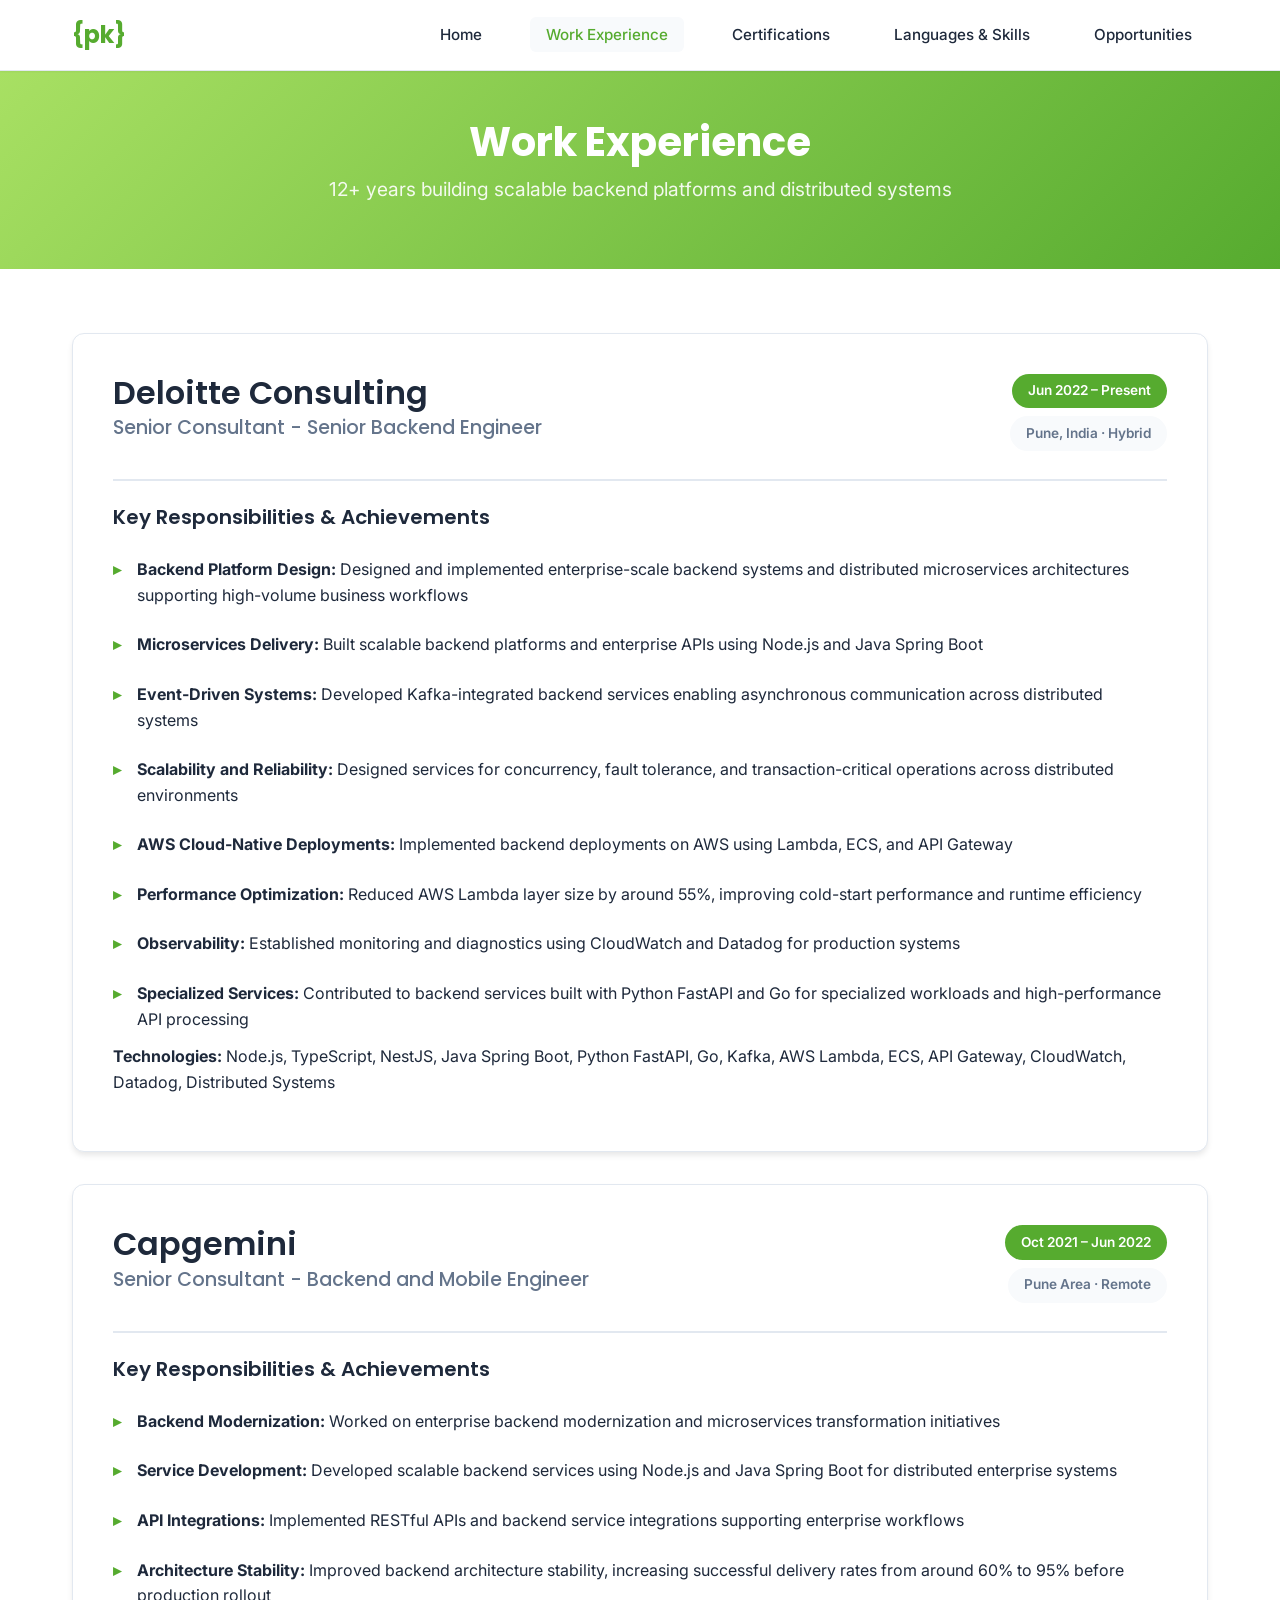
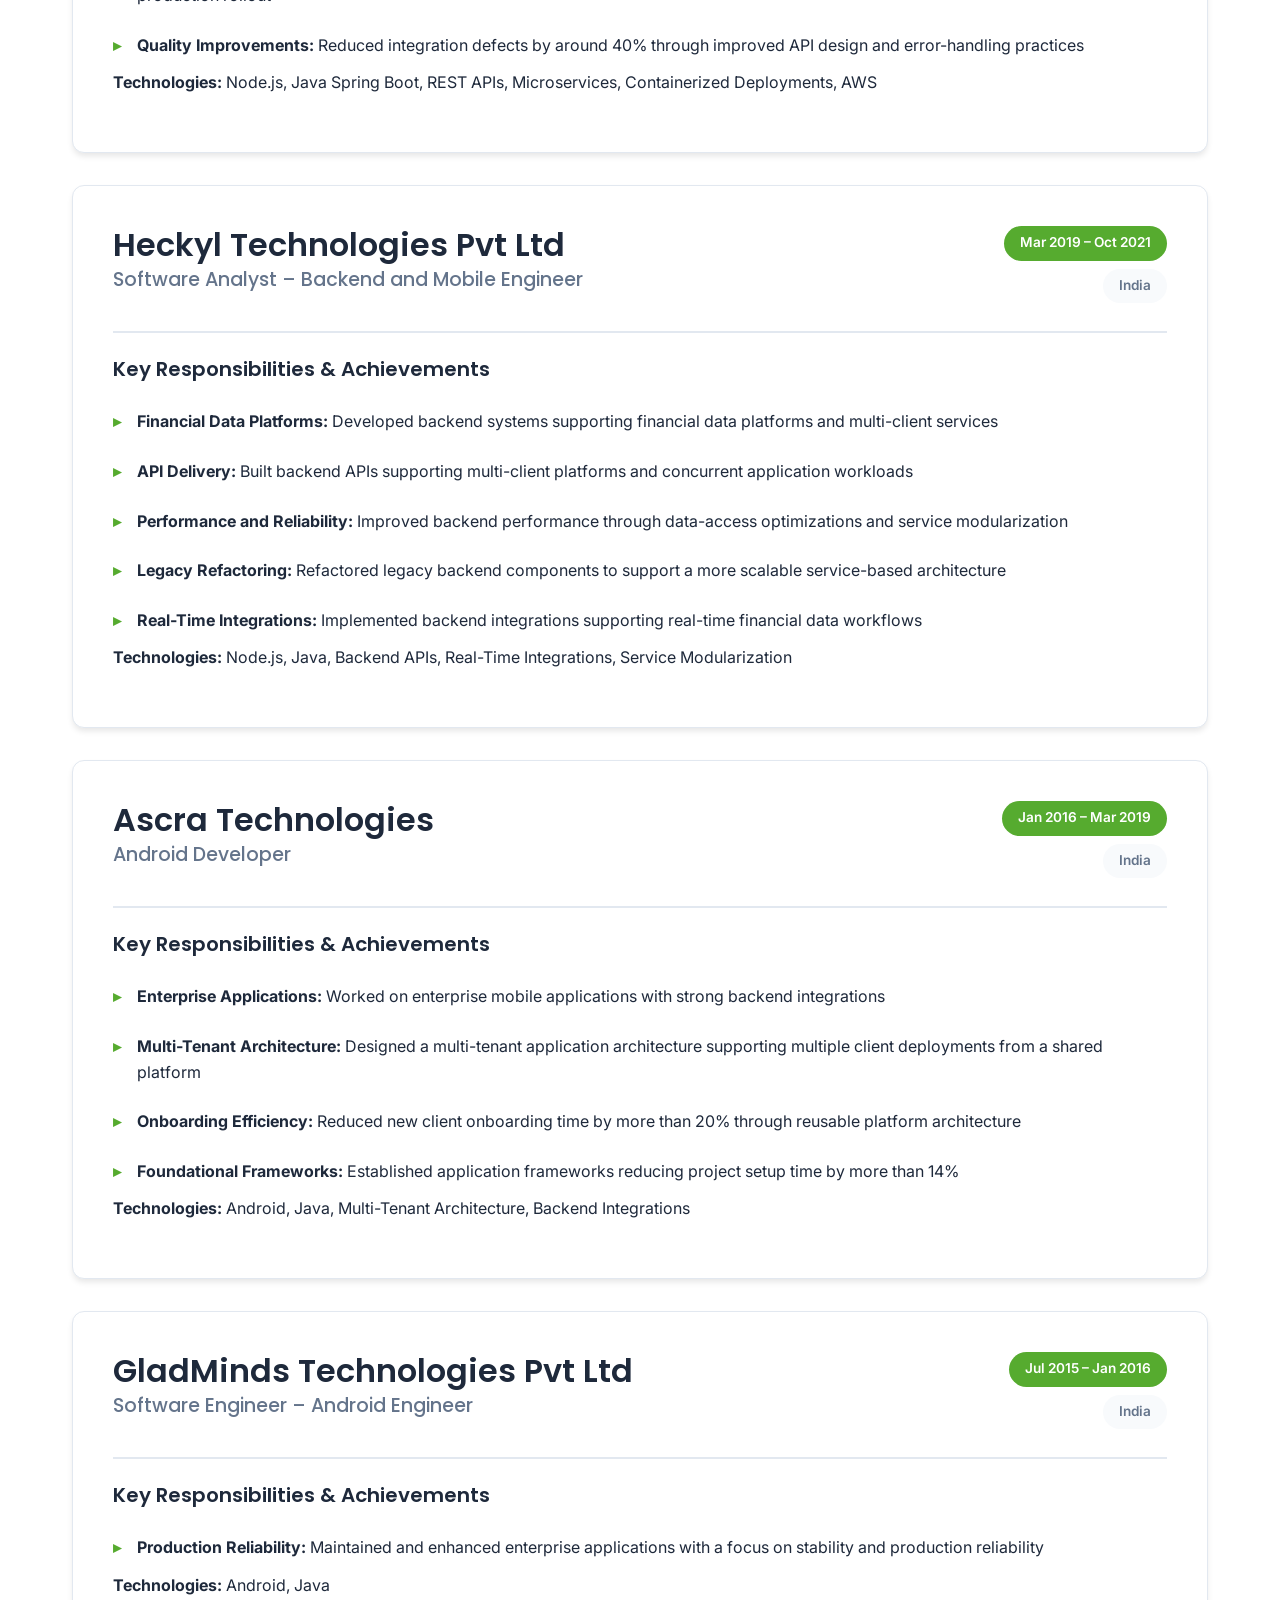
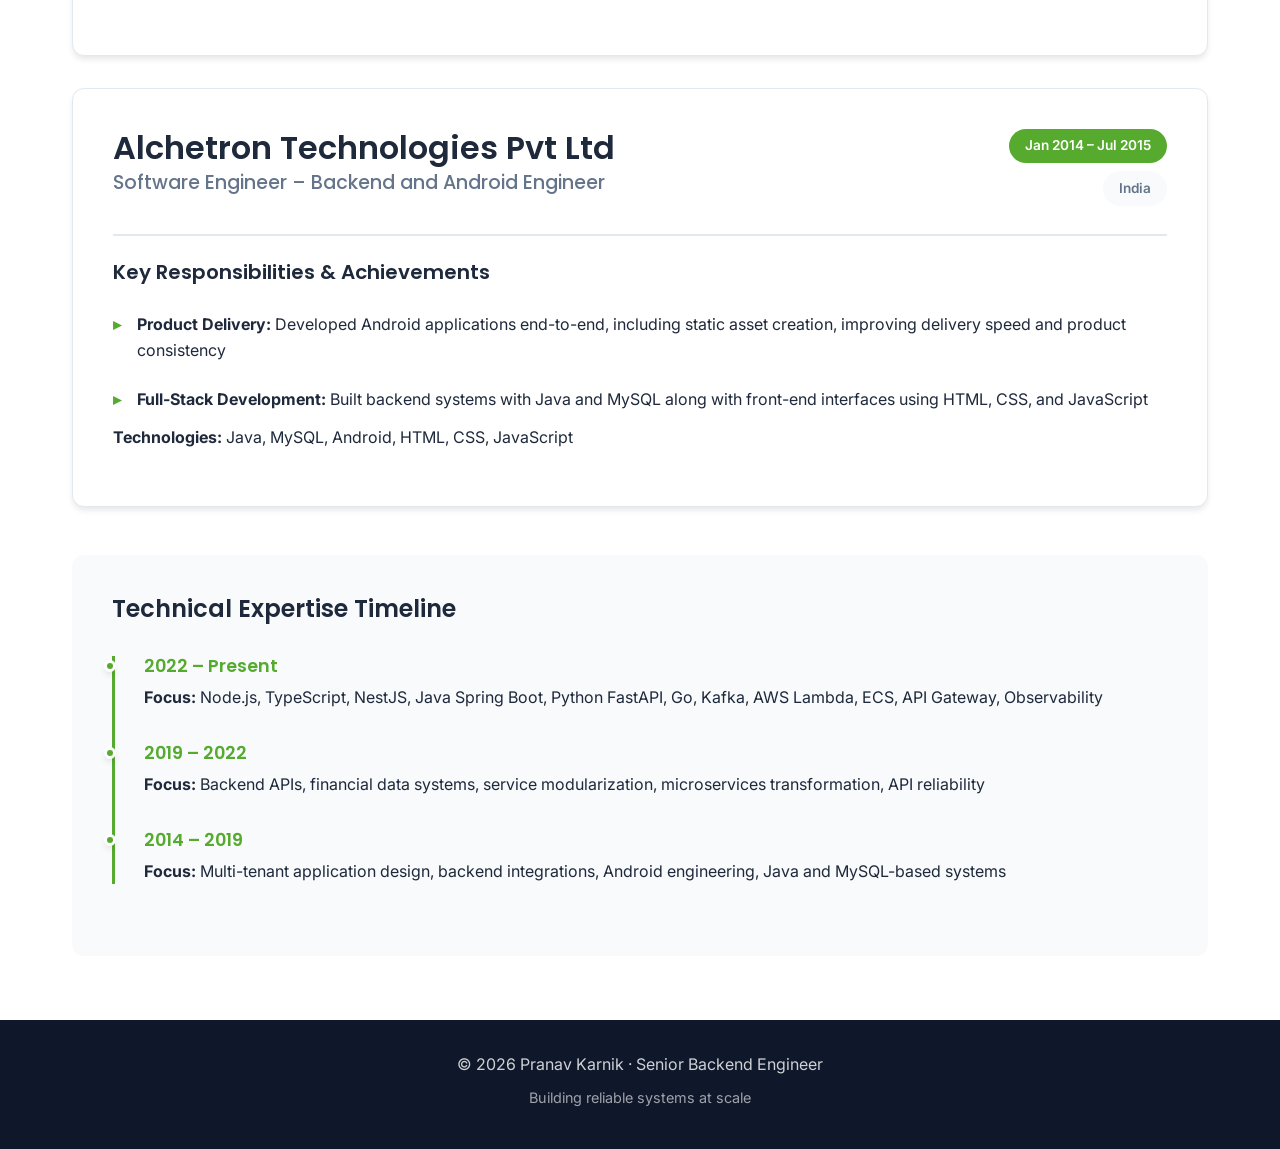
<file: pages/experience.html>
<!DOCTYPE html>
<html lang="en">
<head>
  <meta charset="UTF-8" />
  <meta name="viewport" content="width=device-width, initial-scale=1" />
  <title>Work Experience | Pranav Karnik | Senior Backend Engineer</title>
  <link rel="stylesheet" href="../css/styles.css" />
  <link rel="preconnect" href="https://fonts.googleapis.com">
  <link rel="preconnect" href="https://fonts.gstatic.com" crossorigin>
  <link href="https://fonts.googleapis.com/css2?family=Inter:wght@300;400;500;600;700&family=Poppins:wght@600;700&display=swap" rel="stylesheet">
</head>
<body>

<nav id="site-nav" class="navbar"></nav>
<div id="page-content"></div>
<footer id="site-footer"></footer>

<script src="../js/script.js"></script>
<script src="../js/experience.js"></script>
</body>
</html>
</file>
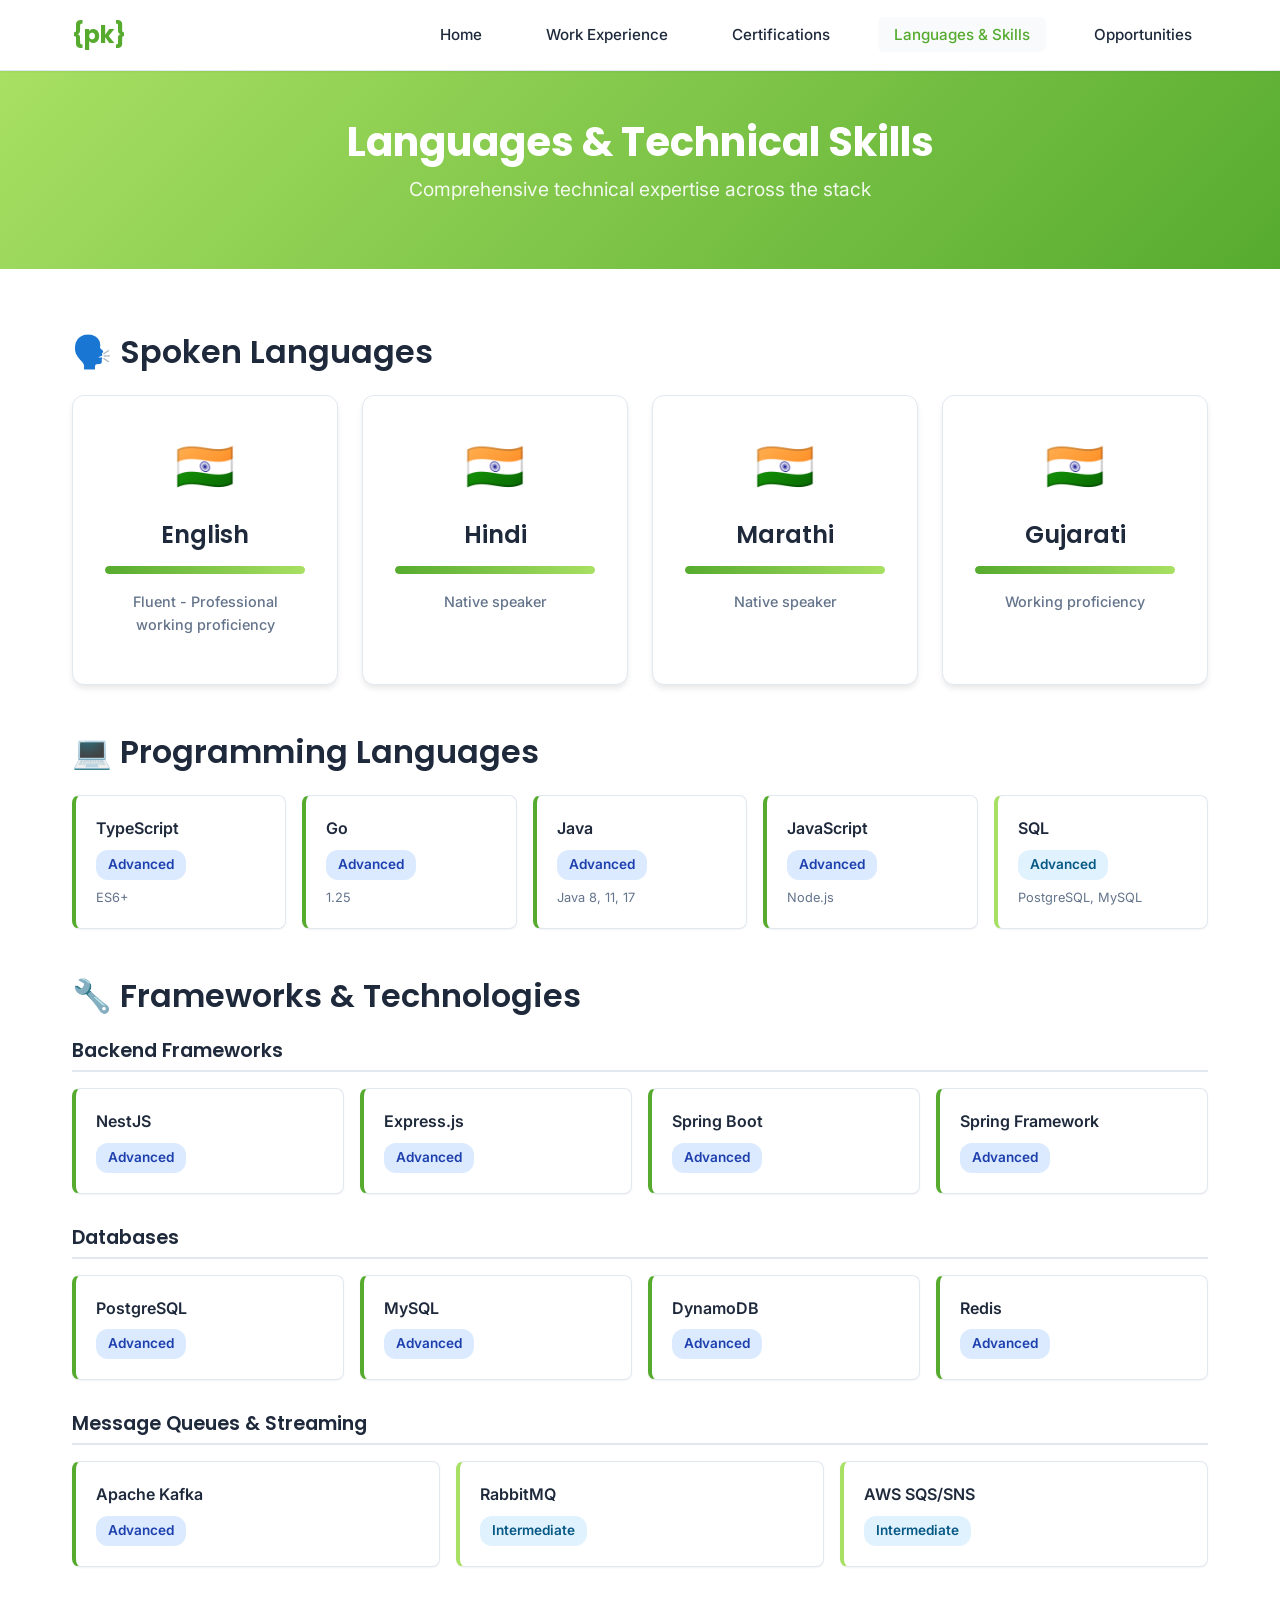
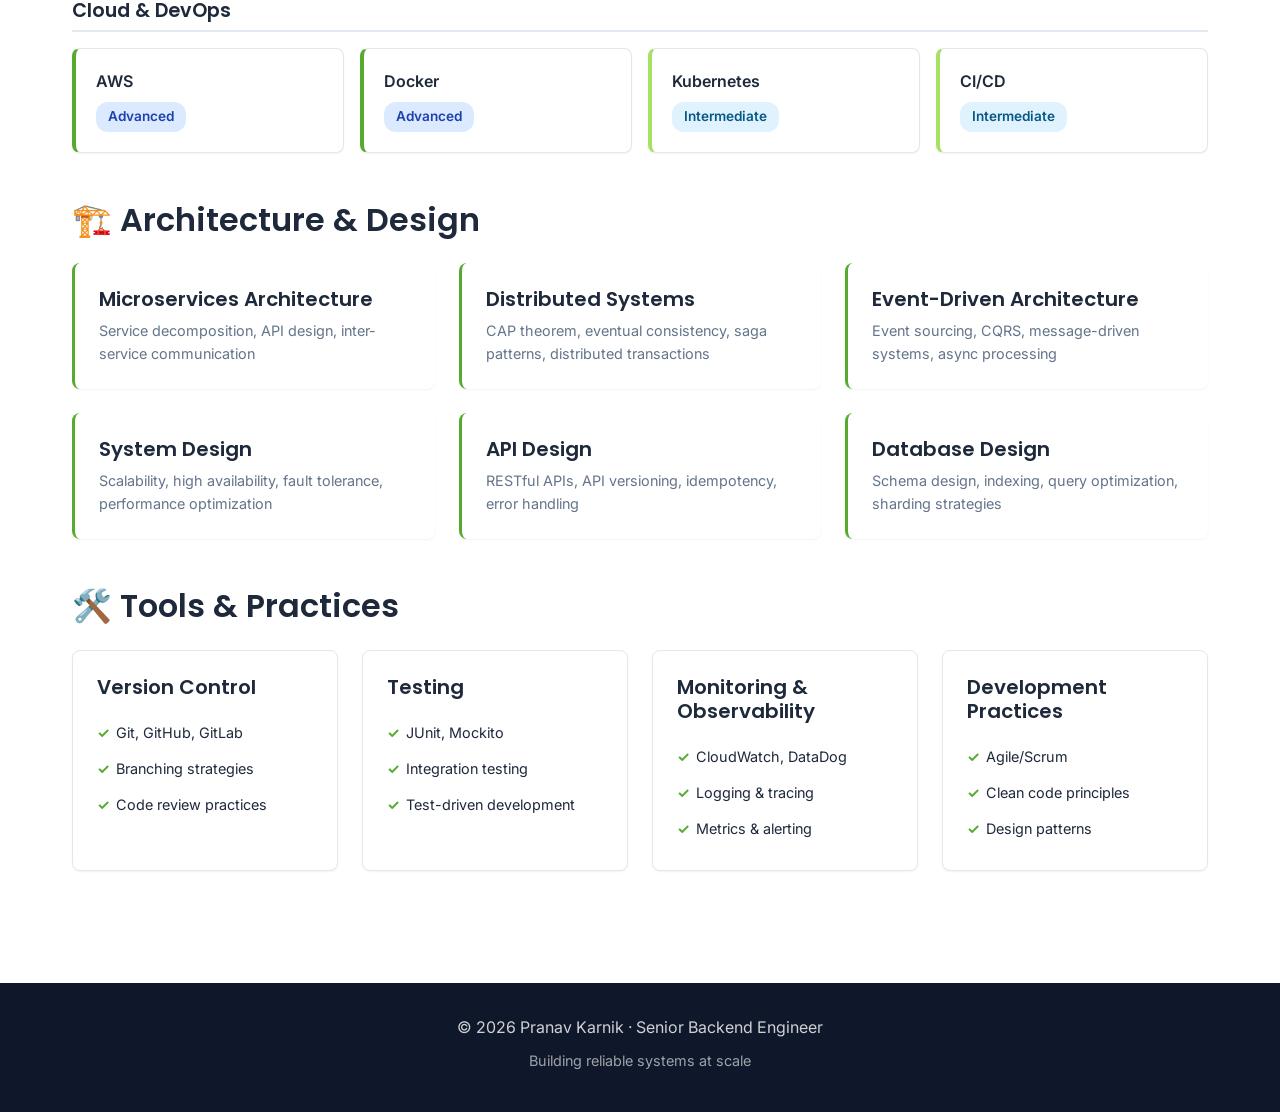
<file: pages/languages.html>
<!DOCTYPE html>
<html lang="en">
<head>
  <meta charset="UTF-8" />
  <meta name="viewport" content="width=device-width, initial-scale=1" />
  <title>Languages & Skills | Pranav Karnik</title>
  <link rel="stylesheet" href="../css/styles.css" />
  <link rel="preconnect" href="https://fonts.googleapis.com">
  <link rel="preconnect" href="https://fonts.gstatic.com" crossorigin>
  <link href="https://fonts.googleapis.com/css2?family=Inter:wght@300;400;500;600;700&family=Poppins:wght@600;700&display=swap" rel="stylesheet">
</head>
<body>

<nav id="site-nav" class="navbar"></nav>
<div id="page-content"></div>
<footer id="site-footer"></footer>

<script src="../js/script.js"></script>
<script src="../js/languages.js"></script>
</body>
</html>
</file>
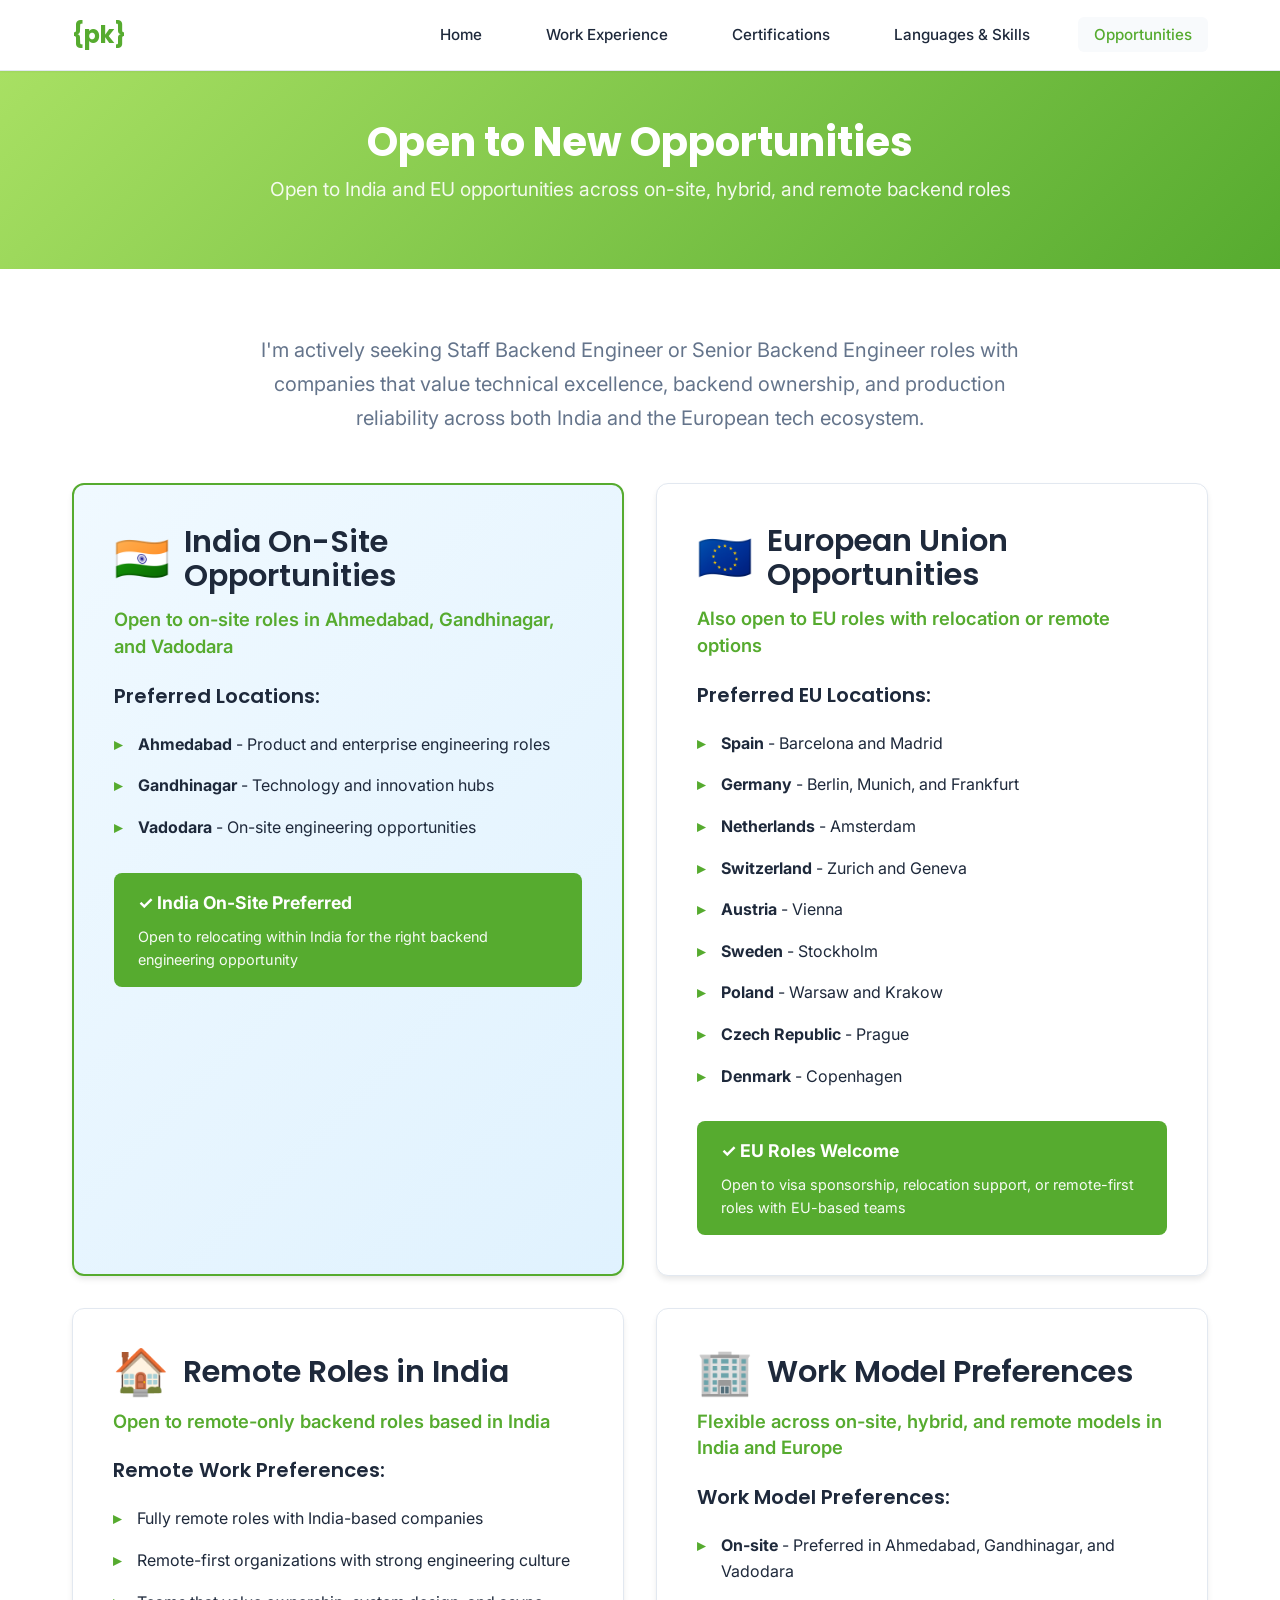
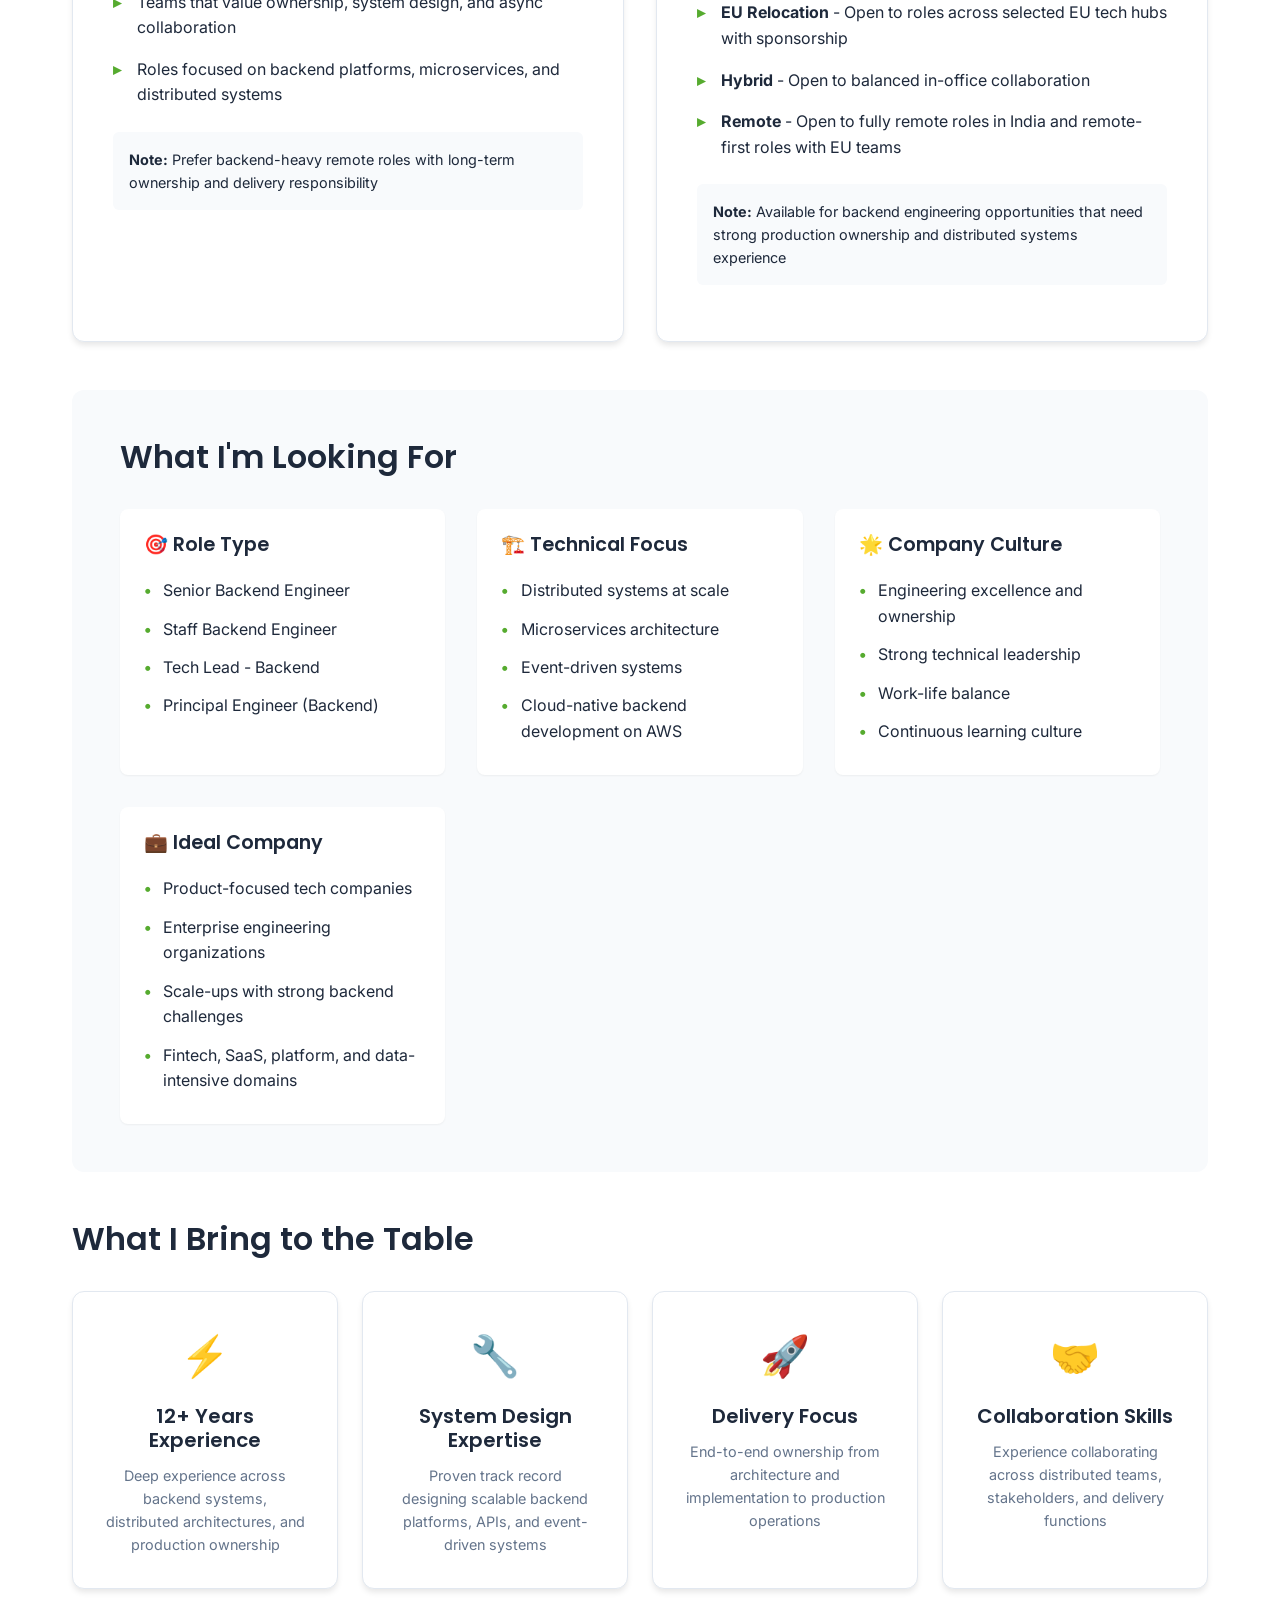
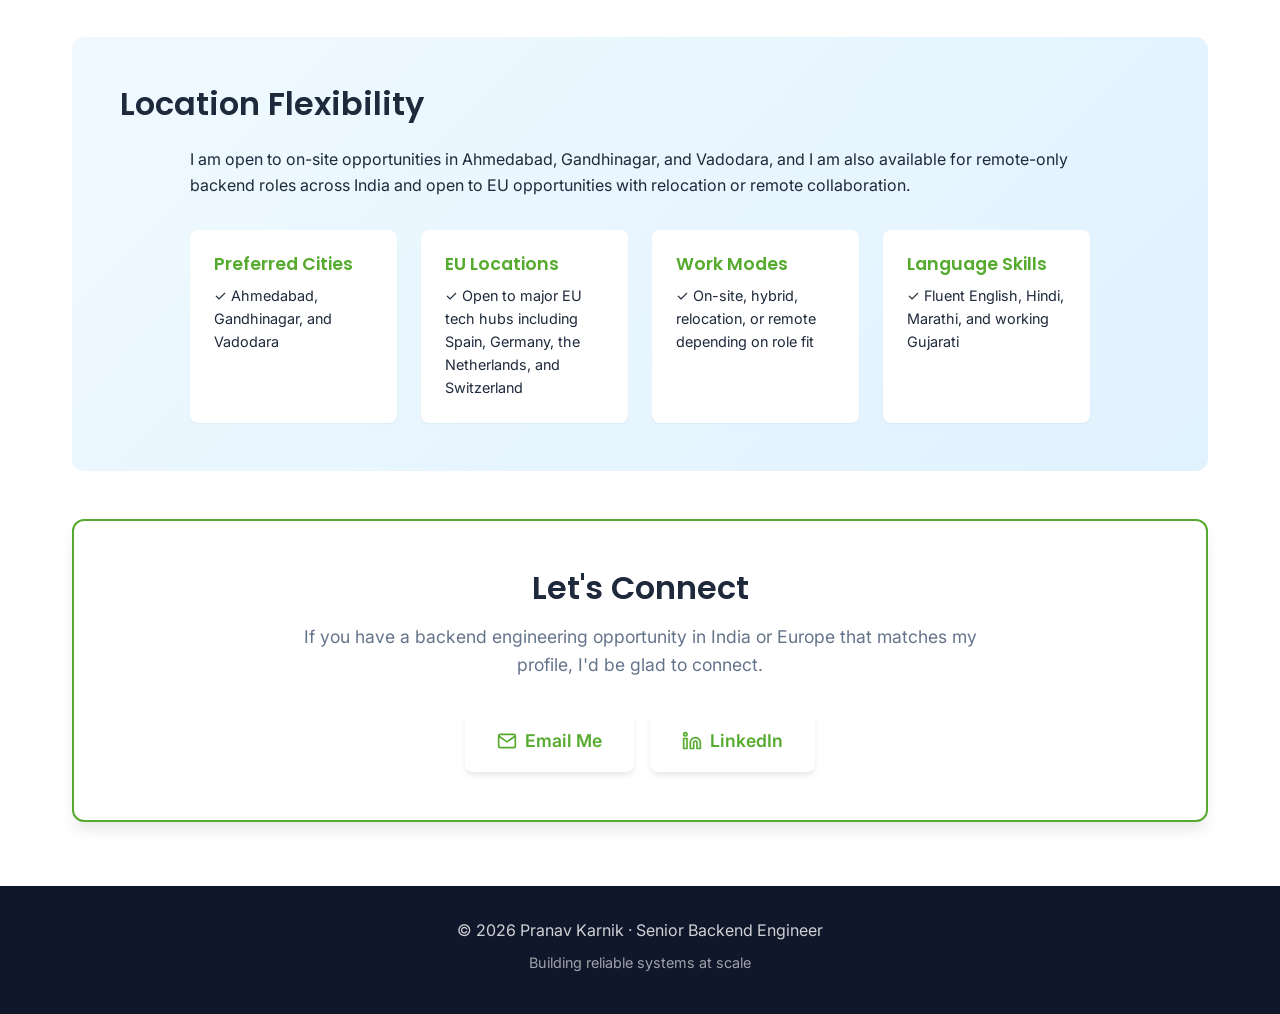
<file: pages/opportunities.html>
<!DOCTYPE html>
<html lang="en">
<head>
  <meta charset="UTF-8" />
  <meta name="viewport" content="width=device-width, initial-scale=1" />
  <title>Career Opportunities | Pranav Karnik</title>
  <link rel="stylesheet" href="../css/styles.css" />
  <link rel="preconnect" href="https://fonts.googleapis.com">
  <link rel="preconnect" href="https://fonts.gstatic.com" crossorigin>
  <link href="https://fonts.googleapis.com/css2?family=Inter:wght@300;400;500;600;700&family=Poppins:wght@600;700&display=swap" rel="stylesheet">
</head>
<body>

<nav id="site-nav" class="navbar"></nav>
<div id="page-content"></div>
<footer id="site-footer"></footer>

<script src="../js/script.js"></script>
<script src="../js/opportunities.js"></script>
</body>
</html>
</file>
<file: css/styles.css>
/* ================================
   GLOBAL RESET & VARIABLES
   ================================ */
:root {
  --primary-color: #56ab2f;
  --primary-dark: #3d7a21;
  --secondary-color: #64748b;
  --accent-color: #a8e063;
  --text-dark: #1e293b;
  --text-light: #64748b;
  --bg-light: #f8fafc;
  --bg-white: #ffffff;
  --bg-dark: #0f172a;
  --border-color: #e2e8f0;
  --shadow-sm: 0 1px 2px 0 rgba(0, 0, 0, 0.05);
  --shadow-md: 0 4px 6px -1px rgba(0, 0, 0, 0.1);
  --shadow-lg: 0 10px 15px -3px rgba(0, 0, 0, 0.1);
  --shadow-xl: 0 20px 25px -5px rgba(0, 0, 0, 0.1);
  --transition: all 0.3s cubic-bezier(0.4, 0, 0.2, 1);
}

* {
  margin: 0;
  padding: 0;
  box-sizing: border-box;
}

html {
  scroll-behavior: smooth;
}

body {
  font-family: 'Inter', -apple-system, BlinkMacSystemFont, 'Segoe UI', Roboto, sans-serif;
  color: var(--text-dark);
  line-height: 1.6;
  background-color: var(--bg-white);
}

/* ================================
   TYPOGRAPHY
   ================================ */
h1, h2, h3, h4, h5, h6 {
  font-family: 'Poppins', 'Inter', sans-serif;
  font-weight: 700;
  line-height: 1.2;
  color: var(--text-dark);
  margin-bottom: 1rem;
}

h1 {
  font-size: 2.5rem;
  font-weight: 700;
}

h2 {
  font-size: 2rem;
  font-weight: 600;
  margin-bottom: 1.5rem;
}

h3 {
  font-size: 1.5rem;
  font-weight: 600;
}

h4 {
  font-size: 1.25rem;
  font-weight: 600;
}

p {
  margin-bottom: 1rem;
}

.lead {
  font-size: 1.25rem;
  font-weight: 400;
  color: var(--text-light);
  line-height: 1.7;
}

.subtitle {
  font-size: 1.1rem;
  color: var(--text-light);
  font-weight: 400;
}

/* ================================
   NAVIGATION BAR
   ================================ */
.navbar {
  position: fixed;
  top: 0;
  left: 0;
  right: 0;
  background: rgba(255, 255, 255, 0.95);
  backdrop-filter: blur(10px);
  border-bottom: 1px solid var(--border-color);
  z-index: 1000;
  box-shadow: var(--shadow-sm);
}

.nav-container {
  max-width: 1200px;
  margin: 0 auto;
  padding: 0 2rem;
  display: flex;
  justify-content: space-between;
  align-items: center;
  height: 70px;
}

.nav-logo {
  font-family: 'Poppins', sans-serif;
  font-size: 1.5rem;
  font-weight: 700;
  color: var(--primary-color);
  text-decoration: none;
  transition: var(--transition);
}

.nav-logo::before {
  content: '{pk}';
}

.nav-logo:hover {
  color: var(--primary-dark);
  transform: scale(1.05);
}

.hamburger {
  display: none;
  flex-direction: column;
  background: none;
  border: none;
  cursor: pointer;
  padding: 0.5rem;
  z-index: 1001;
}

.hamburger .line {
  width: 25px;
  height: 3px;
  background-color: var(--text-dark);
  margin: 3px 0;
  transition: var(--transition);
  border-radius: 3px;
}

.hamburger.active .line:nth-child(1) {
  transform: rotate(45deg) translate(8px, 8px);
}

.hamburger.active .line:nth-child(2) {
  opacity: 0;
}

.hamburger.active .line:nth-child(3) {
  transform: rotate(-45deg) translate(7px, -7px);
}

.nav-menu {
  display: flex;
  list-style: none;
  gap: 2rem;
  align-items: center;
}

.nav-menu li a {
  text-decoration: none;
  color: var(--text-dark);
  font-weight: 500;
  font-size: 0.95rem;
  padding: 0.5rem 1rem;
  border-radius: 6px;
  transition: var(--transition);
  position: relative;
}

.nav-menu li a:hover {
  color: var(--primary-color);
  background-color: var(--bg-light);
}

.nav-menu li a.active {
  color: var(--primary-color);
  background-color: var(--bg-light);
}

/* Mobile Navigation */
@media (max-width: 768px) {
  .hamburger {
    display: flex;
  }

  .nav-menu {
    position: fixed;
    left: -100%;
    top: 70px;
    flex-direction: column;
    background-color: rgba(255, 255, 255, 0.98);
    width: 100%;
    text-align: center;
    transition: 0.3s;
    box-shadow: var(--shadow-lg);
    padding: 2rem 0;
    gap: 0;
  }

  .nav-menu.active {
    left: 0;
  }

  .nav-menu li {
    width: 100%;
  }

  .nav-menu li a {
    display: block;
    padding: 1rem 2rem;
    margin: 0.25rem 0;
  }
}

/* ================================
   HERO SECTION
   ================================ */
.hero {
  margin-top: 70px;
  background: linear-gradient(135deg, #a8e063 0%, #56ab2f 100%);
  color: white;
  padding: 4rem 2rem;
}

.hero-content {
  max-width: 1200px;
  margin: 0 auto;
}

.profile-section {
  display: grid;
  grid-template-columns: 250px 1fr;
  gap: 3rem;
  align-items: center;
}

.profile-pic {
  width: 250px;
  height: 250px;
  object-fit: cover;
  border-radius: 12px;
  border: 5px solid rgba(255, 255, 255, 0.3);
  box-shadow: var(--shadow-xl);
  transition: var(--transition);
}

.profile-pic:hover {
  transform: scale(1.02);
  box-shadow: 0 25px 50px -12px rgba(0, 0, 0, 0.25);
}

.profile-info h1 {
  color: white;
  font-size: 3rem;
  margin-bottom: 0.5rem;
}

.role {
  font-size: 1.5rem;
  font-weight: 600;
  color: rgba(255, 255, 255, 0.95);
  margin-bottom: 1rem;
}

.tagline {
  font-size: 1.1rem;
  color: rgba(255, 255, 255, 0.9);
  line-height: 1.6;
  margin-bottom: 1rem;
}

.location {
  font-size: 1rem;
  color: rgba(255, 255, 255, 0.85);
  margin-bottom: 1.5rem;
}

.links {
  display: flex;
  gap: 1rem;
  flex-wrap: wrap;
}

.btn-primary,
.btn-secondary {
  display: inline-flex;
  align-items: center;
  gap: 0.5rem;
  padding: 0.75rem 1.5rem;
  border-radius: 8px;
  text-decoration: none;
  font-weight: 600;
  transition: var(--transition);
  font-size: 0.95rem;
}

.btn-primary {
  background-color: white;
  color: var(--primary-color);
  box-shadow: var(--shadow-md);
}

.btn-primary:hover {
  transform: translateY(-2px);
  box-shadow: var(--shadow-lg);
  background-color: var(--bg-light);
}

.btn-secondary {
  background-color: rgba(255, 255, 255, 0.2);
  color: white;
  border: 2px solid rgba(255, 255, 255, 0.5);
}

.btn-secondary:hover {
  background-color: rgba(255, 255, 255, 0.3);
  border-color: white;
  transform: translateY(-2px);
}

.btn-primary.large,
.btn-secondary.large {
  padding: 1rem 2rem;
  font-size: 1.1rem;
}

@media (max-width: 768px) {
  .profile-section {
    grid-template-columns: 1fr;
    text-align: center;
    gap: 2rem;
  }

  .profile-pic {
    margin: 0 auto;
    width: 200px;
    height: 200px;
  }

  .profile-info h1 {
    font-size: 2rem;
  }

  .links {
    justify-content: center;
  }
}

/* ================================
   MAIN CONTENT & SECTIONS
   ================================ */
.container {
  max-width: 1200px;
  margin: 0 auto;
  padding: 0 2rem;
}

section {
  padding: 4rem 0;
}

.section-light {
  background-color: var(--bg-white);
}

.section-dark {
  background-color: var(--bg-light);
}

.page-header {
  margin-top: 70px;
  background: linear-gradient(135deg, #a8e063 0%, #56ab2f 100%);
  color: white;
  padding: 3rem 2rem;
  text-align: center;
}

.page-header h1 {
  color: white;
  font-size: 2.5rem;
  margin-bottom: 0.5rem;
}

.page-header .subtitle {
  color: rgba(255, 255, 255, 0.9);
  font-size: 1.2rem;
}

.gradient-header {
  background: linear-gradient(135deg, #a8e063 0%, #56ab2f 100%)
}

/* ================================
   GRID LAYOUTS
   ================================ */
.grid {
  display: grid;
  grid-template-columns: repeat(auto-fit, minmax(280px, 1fr));
  gap: 2rem;
  margin-top: 2rem;
}

.grid-small {
  display: grid;
  grid-template-columns: repeat(auto-fit, minmax(250px, 1fr));
  gap: 1.5rem;
  margin-top: 1.5rem;
}

/* ================================
   CARDS
   ================================ */
.card {
  background: white;
  border-radius: 12px;
  padding: 2rem;
  box-shadow: var(--shadow-md);
  transition: var(--transition);
  border: 1px solid var(--border-color);
}

.card:hover {
  transform: translateY(-5px);
  box-shadow: var(--shadow-xl);
}

.card-icon {
  font-size: 3rem;
  margin-bottom: 1rem;
}

.card h3 {
  color: var(--text-dark);
  margin-bottom: 0.75rem;
}

.card p {
  color: var(--text-light);
  font-size: 0.95rem;
}

/* ================================
   PHILOSOPHY & LISTS
   ================================ */
.philosophy-list {
  list-style: none;
  margin-top: 1.5rem;
}

.philosophy-list li {
  padding: 1rem 1.5rem;
  margin-bottom: 0.75rem;
  background: white;
  border-left: 4px solid var(--primary-color);
  border-radius: 6px;
  box-shadow: var(--shadow-sm);
  transition: var(--transition);
}

.philosophy-list li:hover {
  box-shadow: var(--shadow-md);
  transform: translateX(5px);
}

.bullet {
  color: var(--primary-color);
  font-weight: 700;
  margin-right: 0.75rem;
}

.achievements {
  list-style: none;
  margin-top: 1rem;
}

.achievements li {
  padding: 0.75rem 0;
  padding-left: 1.5rem;
  position: relative;
  color: var(--text-dark);
}

.achievements li:before {
  content: "▸";
  position: absolute;
  left: 0;
  color: var(--primary-color);
  font-weight: bold;
}

/* ================================
   CURRENT ROLE
   ================================ */
.current-role {
  background: white;
  padding: 2rem;
  border-radius: 12px;
  box-shadow: var(--shadow-md);
  border-left: 4px solid var(--primary-color);
}

.time {
  color: var(--text-light);
  font-weight: 600;
  font-size: 0.95rem;
  margin-bottom: 1rem;
}

/* ================================
   EXPERIENCE PAGE
   ================================ */
.experience-item {
  background: white;
  border-radius: 12px;
  padding: 2.5rem;
  margin-bottom: 2rem;
  box-shadow: var(--shadow-md);
  border: 1px solid var(--border-color);
}

.experience-header {
  display: flex;
  justify-content: space-between;
  align-items: flex-start;
  margin-bottom: 1.5rem;
  padding-bottom: 1.5rem;
  border-bottom: 2px solid var(--border-color);
}

.experience-header h2 {
  color: var(--text-dark);
  margin-bottom: 0.25rem;
}

.experience-header h3 {
  color: var(--text-light);
  font-weight: 500;
  font-size: 1.2rem;
}

.experience-date {
  display: flex;
  flex-direction: column;
  gap: 0.5rem;
  align-items: flex-end;
}

.time-badge,
.location-badge {
  padding: 0.4rem 1rem;
  border-radius: 20px;
  font-size: 0.85rem;
  font-weight: 600;
}

.time-badge {
  background-color: var(--primary-color);
  color: white;
}

.location-badge {
  background-color: var(--bg-light);
  color: var(--text-light);
}

.experience-content h4 {
  color: var(--text-dark);
  margin-top: 1.5rem;
  margin-bottom: 1rem;
}

.highlight-card {
  background: var(--bg-light);
  padding: 1.5rem;
  border-radius: 8px;
  border-left: 3px solid var(--accent-color);
}

.highlight-card h5 {
  color: var(--text-dark);
  margin-bottom: 0.75rem;
  font-size: 1.1rem;
}

.highlight-card ul {
  list-style: none;
}

.highlight-card li {
  padding: 0.4rem 0;
  padding-left: 1.2rem;
  position: relative;
  font-size: 0.9rem;
  color: var(--text-dark);
}

.highlight-card li:before {
  content: "•";
  position: absolute;
  left: 0;
  color: var(--accent-color);
  font-weight: bold;
}

/* Timeline */
.experience-summary {
  margin-top: 3rem;
  background: var(--bg-light);
  padding: 2.5rem;
  border-radius: 12px;
}

.timeline {
  margin-top: 2rem;
  position: relative;
  padding-left: 2rem;
}

.timeline:before {
  content: "";
  position: absolute;
  left: 0;
  top: 0;
  bottom: 0;
  width: 3px;
  background: var(--primary-color);
}

.timeline-item {
  position: relative;
  margin-bottom: 2rem;
}

.timeline-marker {
  position: absolute;
  left: -2.5rem;
  top: 0.25rem;
  width: 12px;
  height: 12px;
  background: var(--primary-color);
  border: 3px solid white;
  border-radius: 50%;
  box-shadow: var(--shadow-md);
}

.timeline-content h4 {
  color: var(--primary-color);
  font-size: 1.1rem;
  margin-bottom: 0.5rem;
}

.timeline-content p {
  color: var(--text-dark);
  margin-bottom: 0;
}

@media (max-width: 768px) {
  .experience-header {
    flex-direction: column;
    gap: 1rem;
  }

  .experience-date {
    align-items: flex-start;
  }
}

/* ================================
   CERTIFICATIONS PAGE
   ================================ */
.cert-section {
  margin-bottom: 3rem;
}

.cert-card {
  background: white;
  border-radius: 12px;
  padding: 2rem;
  box-shadow: var(--shadow-md);
  border: 1px solid var(--border-color);
  margin-bottom: 1.5rem;
  transition: var(--transition);
}

.cert-card:hover {
  box-shadow: var(--shadow-lg);
  transform: translateY(-2px);
}

.cert-card.featured {
  border-left: 4px solid var(--primary-color);
}

.cert-header {
  display: flex;
  gap: 1.5rem;
  align-items: flex-start;
  margin-bottom: 1.5rem;
}

.cert-icon {
  color: var(--primary-color);
}

.cert-issuer {
  color: var(--text-light);
  font-weight: 500;
  margin-top: 0.25rem;
}

.cert-details {
  margin-top: 1rem;
}

.cert-meta {
  display: flex;
  gap: 1rem;
  margin-bottom: 1rem;
}

.cert-badge,
.cert-year {
  padding: 0.4rem 1rem;
  border-radius: 20px;
  font-size: 0.85rem;
  font-weight: 600;
}

.cert-badge {
  background-color: #10b981;
  color: white;
}

.cert-year {
  background-color: var(--bg-light);
  color: var(--text-light);
}

.cert-description {
  color: var(--text-light);
  line-height: 1.6;
  margin-bottom: 1rem;
}

.cert-skills {
  display: flex;
  flex-wrap: wrap;
  gap: 0.5rem;
  margin-top: 1rem;
}

.skill-tag {
  padding: 0.4rem 0.9rem;
  background-color: var(--bg-light);
  color: var(--text-dark);
  border-radius: 6px;
  font-size: 0.85rem;
  font-weight: 500;
}

/* Awards Grid */
.awards-grid {
  display: grid;
  grid-template-columns: repeat(auto-fit, minmax(300px, 1fr));
  gap: 1.5rem;
  margin-top: 1.5rem;
}

.award-card {
  background: white;
  border-radius: 12px;
  padding: 2rem;
  box-shadow: var(--shadow-md);
  border: 1px solid var(--border-color);
  transition: var(--transition);
}

.award-card:hover {
  transform: translateY(-3px);
  box-shadow: var(--shadow-lg);
}

.award-icon {
  font-size: 2.5rem;
  margin-bottom: 1rem;
}

.award-company {
  color: var(--text-light);
  font-weight: 600;
  margin-bottom: 0.75rem;
}

.award-description {
  color: var(--text-light);
  font-size: 0.95rem;
  line-height: 1.6;
}

.award-meta {
  margin-top: 1rem;
}

.award-badge {
  display: inline-block;
  padding: 0.4rem 1rem;
  background-color: var(--bg-light);
  color: var(--primary-color);
  border-radius: 20px;
  font-size: 0.85rem;
  font-weight: 600;
}

/* Learning */
.learning-card {
  background: var(--bg-light);
  padding: 2rem;
  border-radius: 12px;
  border-left: 4px solid var(--accent-color);
}

.learning-areas {
  margin-top: 1.5rem;
}

.learning-list {
  list-style: none;
  margin-top: 1rem;
}

.learning-list li {
  padding: 0.5rem 0;
  padding-left: 1.5rem;
  position: relative;
  color: var(--text-dark);
}

.learning-list li:before {
  content: "→";
  position: absolute;
  left: 0;
  color: var(--accent-color);
  font-weight: bold;
}

/* Future Certifications */
.future-certs {
  margin-top: 1.5rem;
}

.future-cert-item {
  background: white;
  padding: 1.5rem;
  border-radius: 8px;
  margin-bottom: 1rem;
  border-left: 3px solid var(--text-light);
}

.future-cert-item h4 {
  color: var(--text-dark);
  margin-bottom: 0.5rem;
}

.future-cert-item p {
  color: var(--text-light);
  font-size: 0.9rem;
  margin-bottom: 0;
}

/* ================================
   LANGUAGES & SKILLS PAGE
   ================================ */
.skills-section {
  margin-bottom: 3rem;
}

/* Language Cards */
.language-grid {
  display: grid;
  grid-template-columns: repeat(auto-fit, minmax(250px, 1fr));
  gap: 1.5rem;
  margin-top: 1.5rem;
}

.language-card {
  background: white;
  border-radius: 12px;
  padding: 2rem;
  box-shadow: var(--shadow-md);
  text-align: center;
  border: 1px solid var(--border-color);
  transition: var(--transition);
}

.language-card:hover {
  transform: translateY(-3px);
  box-shadow: var(--shadow-lg);
}

.language-flag {
  font-size: 3rem;
  margin-bottom: 1rem;
}

.proficiency-bar {
  width: 100%;
  height: 8px;
  background-color: var(--bg-light);
  border-radius: 10px;
  overflow: hidden;
  margin: 1rem 0;
}

.proficiency-fill {
  height: 100%;
  background: linear-gradient(90deg, var(--primary-color), var(--accent-color));
  border-radius: 10px;
  transition: width 0.5s ease;
}

.proficiency-level {
  color: var(--text-light);
  font-size: 0.9rem;
  font-weight: 500;
}

/* Tech Skills */
.tech-category {
  margin-bottom: 2rem;
}

.tech-category h3 {
  color: var(--text-dark);
  font-size: 1.2rem;
  margin-bottom: 1rem;
  padding-bottom: 0.5rem;
  border-bottom: 2px solid var(--border-color);
}

.tech-grid {
  display: grid;
  grid-template-columns: repeat(auto-fit, minmax(200px, 1fr));
  gap: 1rem;
  margin-top: 1rem;
}

.tech-item {
  background: white;
  padding: 1.25rem;
  border-radius: 8px;
  box-shadow: var(--shadow-sm);
  border: 1px solid var(--border-color);
  transition: var(--transition);
  display: flex;
  flex-direction: column;
  gap: 0.5rem;
}

.tech-item:hover {
  box-shadow: var(--shadow-md);
  transform: translateY(-2px);
}

.tech-item.expert {
  border-left: 4px solid #10b981;
}

.tech-item.advanced {
  border-left: 4px solid var(--primary-color);
}

.tech-item.intermediate {
  border-left: 4px solid var(--accent-color);
}

.tech-name {
  font-weight: 600;
  color: var(--text-dark);
  font-size: 1rem;
}

.tech-level {
  font-size: 0.85rem;
  font-weight: 600;
  padding: 0.25rem 0.75rem;
  border-radius: 12px;
  align-self: flex-start;
}

.tech-item.expert .tech-level {
  background-color: #d1fae5;
  color: #065f46;
}

.tech-item.advanced .tech-level {
  background-color: #dbeafe;
  color: #1e40af;
}

.tech-item.intermediate .tech-level {
  background-color: #e0f2fe;
  color: #075985;
}

.tech-version {
  font-size: 0.8rem;
  color: var(--text-light);
}

/* Architecture Skills */
.architecture-skills {
  display: grid;
  grid-template-columns: repeat(auto-fit, minmax(280px, 1fr));
  gap: 1.5rem;
  margin-top: 1.5rem;
}

.arch-item {
  background: white;
  padding: 1.5rem;
  border-radius: 8px;
  box-shadow: var(--shadow-sm);
  border-left: 3px solid var(--primary-color);
  transition: var(--transition);
}

.arch-item:hover {
  box-shadow: var(--shadow-md);
  transform: translateX(3px);
}

.arch-item h4 {
  color: var(--text-dark);
  margin-bottom: 0.5rem;
}

.arch-item p {
  color: var(--text-light);
  font-size: 0.9rem;
  margin-bottom: 0;
}

/* Tools Grid */
.tools-grid {
  display: grid;
  grid-template-columns: repeat(auto-fit, minmax(250px, 1fr));
  gap: 1.5rem;
  margin-top: 1.5rem;
}

.tool-category {
  background: white;
  padding: 1.5rem;
  border-radius: 8px;
  box-shadow: var(--shadow-sm);
  border: 1px solid var(--border-color);
}

.tool-category h4 {
  color: var(--text-dark);
  margin-bottom: 1rem;
}

.tool-category ul {
  list-style: none;
}

.tool-category li {
  padding: 0.4rem 0;
  padding-left: 1.2rem;
  position: relative;
  color: var(--text-dark);
  font-size: 0.9rem;
}

.tool-category li:before {
  content: "✓";
  position: absolute;
  left: 0;
  color: var(--primary-color);
  font-weight: bold;
}

/* ================================
   OPPORTUNITIES PAGE
   ================================ */
.opportunity-intro {
  text-align: center;
  max-width: 800px;
  margin: 0 auto 3rem;
}

.opportunity-grid {
  display: grid;
  grid-template-columns: repeat(2, minmax(0, 1fr));
  gap: 2rem;
  margin-bottom: 3rem;
}

.opportunity-card {
  background: white;
  border-radius: 12px;
  padding: 2.5rem;
  box-shadow: var(--shadow-md);
  border: 1px solid var(--border-color);
  transition: var(--transition);
}

.opportunity-card:hover {
  transform: translateY(-5px);
  box-shadow: var(--shadow-xl);
}

.opportunity-card.featured {
  border: 2px solid var(--primary-color);
  background: linear-gradient(135deg, #f0f9ff 0%, #e0f2fe 100%);
}

.opp-card-heading {
  display: flex;
  align-items: center;
  gap: 0.9rem;
  margin-bottom: 0.85rem;
}

.opp-card-heading h2 {
  font-size: 1.9rem;
  line-height: 1.12;
  margin-bottom: 0;
}

.opp-icon {
  font-size: 2.8rem;
  line-height: 1;
  flex-shrink: 0;
}

.opp-highlight {
  color: var(--primary-color);
  font-weight: 600;
  font-size: 1.15rem;
  line-height: 1.45;
  margin-bottom: 1.5rem;
}

@media (max-width: 900px) {
  .opportunity-grid {
    grid-template-columns: 1fr;
  }
}

@media (max-width: 768px) {
  .opp-card-heading h2 {
    font-size: 1.55rem;
  }

  .opp-icon {
    font-size: 2.3rem;
  }

  .opp-highlight {
    font-size: 1.05rem;
  }
}

.opp-details h4 {
  color: var(--text-dark);
  margin-top: 1.5rem;
  margin-bottom: 1rem;
}

.opp-details ul {
  list-style: none;
}

.opp-details li {
  padding: 0.5rem 0;
  padding-left: 1.5rem;
  position: relative;
  color: var(--text-dark);
}

.opp-details li:before {
  content: "▸";
  position: absolute;
  left: 0;
  color: var(--primary-color);
  font-weight: bold;
}

.visa-badge {
  background: var(--primary-color);
  color: white;
  padding: 1rem 1.5rem;
  border-radius: 8px;
  margin-top: 1.5rem;
}

.visa-badge strong {
  display: block;
  margin-bottom: 0.5rem;
  font-size: 1.1rem;
}

.visa-badge p {
  margin: 0;
  font-size: 0.9rem;
  opacity: 0.95;
}

.note {
  background: var(--bg-light);
  padding: 1rem;
  border-radius: 6px;
  margin-top: 1rem;
  font-size: 0.9rem;
  color: var(--text-dark);
}

/* What Looking For */
.what-looking-for {
  background: var(--bg-light);
  padding: 3rem;
  border-radius: 12px;
  margin-bottom: 3rem;
}

.looking-grid {
  display: grid;
  grid-template-columns: repeat(auto-fit, minmax(250px, 1fr));
  gap: 2rem;
  margin-top: 2rem;
}

.looking-item {
  background: white;
  padding: 1.5rem;
  border-radius: 8px;
  box-shadow: var(--shadow-sm);
}

.looking-item h3 {
  color: var(--text-dark);
  margin-bottom: 1rem;
  font-size: 1.2rem;
}

.looking-item ul {
  list-style: none;
}

.looking-item li {
  padding: 0.4rem 0;
  padding-left: 1.2rem;
  position: relative;
  color: var(--text-dark);
}

.looking-item li:before {
  content: "•";
  position: absolute;
  left: 0;
  color: var(--primary-color);
  font-weight: bold;
}

/* Value Proposition */
.value-proposition {
  margin-bottom: 3rem;
}

.value-grid {
  display: grid;
  grid-template-columns: repeat(auto-fit, minmax(250px, 1fr));
  gap: 1.5rem;
  margin-top: 2rem;
}

.value-item {
  background: white;
  padding: 2rem;
  border-radius: 12px;
  box-shadow: var(--shadow-md);
  text-align: center;
  border: 1px solid var(--border-color);
  transition: var(--transition);
}

.value-item:hover {
  transform: translateY(-3px);
  box-shadow: var(--shadow-lg);
}

.value-icon {
  font-size: 2.5rem;
  margin-bottom: 1rem;
}

.value-item h4 {
  color: var(--text-dark);
  margin-bottom: 0.75rem;
}

.value-item p {
  color: var(--text-light);
  font-size: 0.9rem;
  margin-bottom: 0;
}

/* Relocation Info */
.relocation-info {
  background: linear-gradient(135deg, #f0f9ff 0%, #e0f2fe 100%);
  padding: 3rem;
  border-radius: 12px;
  margin-bottom: 3rem;
}

.relocation-content {
  max-width: 900px;
  margin: 0 auto;
}

.relocation-details {
  display: grid;
  grid-template-columns: repeat(auto-fit, minmax(200px, 1fr));
  gap: 1.5rem;
  margin-top: 2rem;
}

.relocation-item {
  background: white;
  padding: 1.5rem;
  border-radius: 8px;
  box-shadow: var(--shadow-sm);
}

.relocation-item h4 {
  color: var(--primary-color);
  margin-bottom: 0.5rem;
  font-size: 1.1rem;
}

.relocation-item p {
  color: var(--text-dark);
  font-size: 0.9rem;
  margin-bottom: 0;
}

/* Contact CTA */
.contact-cta {
  background: white;
  padding: 3rem;
  border-radius: 12px;
  box-shadow: var(--shadow-lg);
  text-align: center;
  border: 2px solid var(--primary-color);
}

.contact-cta h2 {
  color: var(--text-dark);
  margin-bottom: 1rem;
}

.contact-cta p {
  color: var(--text-light);
  font-size: 1.1rem;
  max-width: 700px;
  margin: 0 auto 2rem;
}

.cta-buttons {
  display: flex;
  gap: 1rem;
  justify-content: center;
  flex-wrap: wrap;
}

/* ================================
   FOOTER
   ================================ */
footer {
  background-color: var(--bg-dark);
  color: rgba(255, 255, 255, 0.8);
  padding: 2rem 0;
  text-align: center;
}

footer p {
  margin-bottom: 0.5rem;
}

.footer-subtitle {
  font-size: 0.9rem;
  color: rgba(255, 255, 255, 0.6);
}

/* ================================
   RESPONSIVE DESIGN
   ================================ */
@media (max-width: 992px) {
  h1 {
    font-size: 2rem;
  }

  h2 {
    font-size: 1.75rem;
  }

  section {
    padding: 3rem 0;
  }
}

@media (max-width: 768px) {
  .container {
    padding: 0 1.5rem;
  }

  .hero {
    padding: 3rem 1.5rem;
  }

  h1 {
    font-size: 1.75rem;
  }

  .page-header h1 {
    font-size: 2rem;
  }

  .grid,
  .grid-small {
    grid-template-columns: 1fr;
  }

  .cta-buttons {
    flex-direction: column;
    align-items: stretch;
  }

  .btn-primary.large,
  .btn-secondary.large {
    width: 100%;
    justify-content: center;
  }
}

@media (max-width: 480px) {
  h1 {
    font-size: 1.5rem;
  }

  h2 {
    font-size: 1.5rem;
  }

  .page-header h1 {
    font-size: 1.75rem;
  }

  .hero {
    padding: 2rem 1rem;
  }

  .card,
  .experience-item,
  .opportunity-card {
    padding: 1.5rem;
  }
}
</file>
